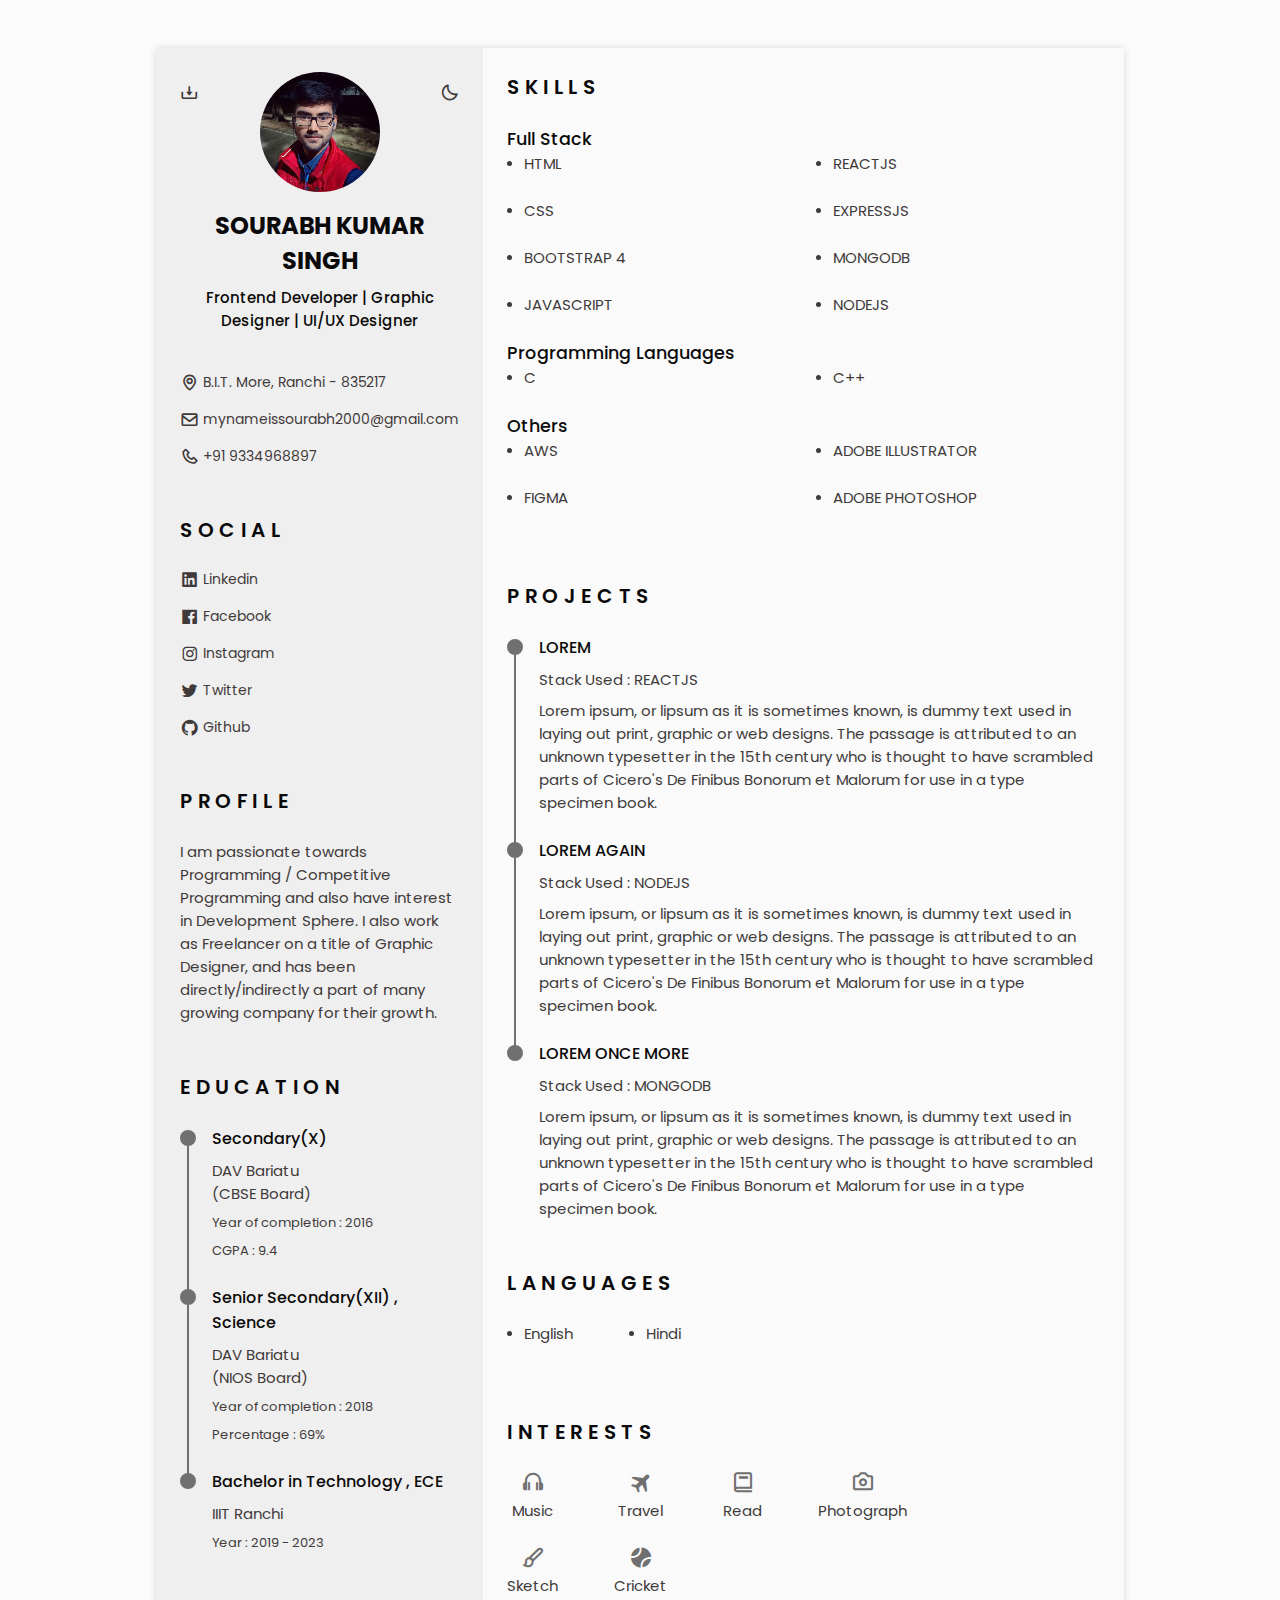
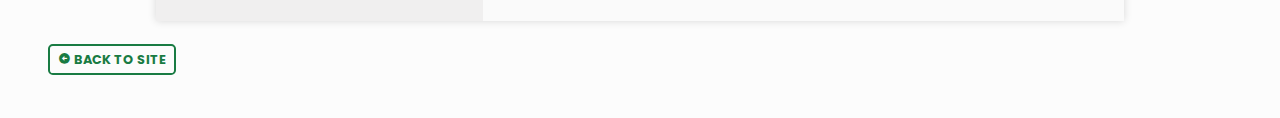
<file: cv.html>
<!DOCTYPE html>
    <html lang="en">
    <head>
        <meta charset="UTF-8">
        <meta name="viewport" content="width=device-width, initial-scale=1.0">

        <!--========== BOX ICONS ==========-->
        <link rel="stylesheet"
  href="https://cdn.jsdelivr.net/npm/boxicons@latest/css/boxicons.min.css">

        <!--========== CSS ==========-->
        <link rel="stylesheet" href="cv.css">
        <link rel="icon" type="image/png" href="images/favicon2.png">

        <title>SKS | CV</title>
    </head>
    <body > 
        <!--========== HEADER ==========-->
        <header class="l-header" id="header">
            <nav class="nav bd-container">
                <a class="nav_logo" href="#">SOURABH</a>
               
              
                <div class="nav_menu" id="nav-menu">
                  <ul class="nav_list">
                    <li class="nav_item">
                      <a class="nav_link active-link" href="#home">
                        <i class='bx bx-home nav_icon' ></i>Home
                      </a>
                    </li>
                    <li class="nav_item">
                        <a class="nav_link" href="#profile">
                            <i class='bx bx-user nav_icon' ></i>Profile
                        </a>
                      </li>
                      <li class="nav_item">
                        <a class="nav_link" href="#education">
                            <i class='bx bx-book nav_icon' ></i>Education
                        </a>
                      </li>
                      <li class="nav_item">
                        <a class="nav_link" href="#skills">
                            <i class='bx bx-receipt nav_icon' ></i>Skills
                        </a>
                      </li>
                      <li class="nav_item">
                        <a class="nav_link" href="#experience">
                            <i class='bx bx-briefcase-alt nav_icon' ></i>Projects
                        </a>
                      </li>
                      <!-- <li class="nav_item">
                        <a class="nav_link" href="#certificate">
                            <i class='bx bx-award nav_icon' ></i>Certificates
                        </a> -->
                      </li>
                      <!-- <li class="nav_item">
                        <a class="nav_link" href="#interests">
                            <i class='bx bx-link-external nav_icon' ></i>Interests
                        </a>
                      </li> -->
                  </ul>
                  </div>
                  <div class="nav_toggle" id="nav-toggle">
                    <i class='bx bx-grid-alt ' ></i>
                  </div>
              </nav>
            
        </header>

        <main class="l-main bd-container">
            <!-- All elements within this div, is generated in PDF -->
            <div class="resume" id="area-cv">
                <div class="resume__left">
                
                    <!--========== HOME ==========-->
                    <section class="home" id="home">
                      <div class="home_container section bd-grid">
                        <div class="home_data  bd-grid">
                          <img src="./images/selfie.PNG" alt="" srcset="" class="home_img">
                          <h1 class="home_title"> <b>SOURABH KUMAR SINGH</b></h1>
                          <h3 class="home_profession">Frontend Developer | Graphic Designer | UI/UX Designer</h3>
                          <div>
                            <!-- dowload pdf for mobile -->
                            <a download="myResume.pdf" href="myResume.pdf"  class="home_button-movil">Download</a>
                            
                          </div>
                        </div>
                            <div class="home_address bd-grid">
                              <span class="home_information">
                                <i class="bx bx-map home_icon"></i> B.I.T. More, Ranchi - 835217
                                
                              </span>
                              <span class="home_information">
                                <i class="bx bx-envelope home_icon"></i> mynameissourabh2000@gmail.com
                              </span>
                              <span class="home_information">
                                <i class="bx bx-phone home_icon"></i>+91 9334968897
                              </span>
  
                            </div>
  
                      </div>
                       <!-- Theme change button -->
                        
                       <i class="bx bx-moon change-theme" title="Theme" id="theme-button"></i>
    
                       <!-- Button to generate and download the pdf. Available for desktop. -->
                       <i class="bx bx-download generate-pdf" title="Generate PDF" id="resume-button"></i>
                      </section>  

                      <!--========== SOCIAL ==========-->
                    <section class="social section">
                      
                      <h2 class="section-title p">SOCIAL</h2>

                      <div class="social_container bd-grid">
                        <a href="https://www.linkedin.com/in/sourabh-kumar-singh-856692193/" target="_blank" class="social_link">
                         
                          <i class="bx bxl-linkedin-square social_icon"></i>Linkedin
                        </a>
                        <a href="https://www.facebook.com/sourabh.kumarsingh.583/" target="_blank"class="social_link">
                         
                          <i class="bx bxl-facebook-square social_icon"></i>Facebook
                        </a>
                        <a href="https://www.instagram.com/i_m_sourya321/" target="_blank" class="social_link">
                          <i class="bx bxl-instagram social_icon"></i>Instagram
                        </a>
                        <a href="#" target="_blank" class="social_link">
                          <i class="bx bxl-twitter social_icon"></i>Twitter
                        </a>
                        <a href="https://github.com/imsourabh321" target="_blank" class="social_link">
                          <i class="bx bxl-github social_icon"></i>Github
                        </a>
                        
                      </div>
                    </section>

                    <!--========== PROFILE ==========-->
                    <section class="profile section" id="profile">
                      <h2 class="section-title p">Profile</h2>
                      <p class="profile_description ">I am passionate towards Programming / Competitive Programming and also have interest in Development Sphere.
                        I also work as Freelancer on a title of Graphic Designer, and has been directly/indirectly a part of many growing company for their growth. </p>
                        
                    </section>
                    
                    <!--========== EDUCATION ==========-->
                    <section class="education section" id="education">
                      <h2 class="section-title p">Education</h2>
                      <div class="education_container bd-grid">
                        <div class="education_content">
                          <div class="education_time">
                            <span class="education_rounder"></span>
                            <span class="education_line"></span>
                          </div>
                          <div class="education_data bd-grid">
                            <h3 class="education_title">Secondary(X) </h3>
                            <span class="education_studies">DAV Bariatu<br>(CBSE Board)</span>
                            <span class="education_year">Year of completion : 2016</span>
                            <span class="education_year">CGPA : 9.4</span>
                          </div>

                        </div>
                        <div class="education_content">
                          <div class="education_time">
                            <span class="education_rounder"></span>
                            <span class="education_line"></span>
                          </div>
                          <div class="education_data bd-grid">
                            <h3 class="education_title">Senior Secondary(XII) , Science </h3>
                            <span class="education_studies">DAV Bariatu<br>(NIOS Board)</span>
                            <span class="education_year">Year of completion : 2018</span>
                            <span class="education_year">Percentage : 69%</span>
                          </div>

                        </div>
                        <div class="education_content">
                          <div class="education_time">
                            <span class="education_rounder"></span>
                            <!-- <span class="education_line"></span> -->
                          </div>
                          <div class="education_data bd-grid">
                            <h3 class="education_title">Bachelor in Technology , ECE </h3>
                            <span class="education_studies">IIIT Ranchi</span>
                            <span class="education_year">Year : 2019 - 2023</span>
                            <!-- <span class="education_year">CGPA : 7.7</span> -->
                          </div>

                        </div>
                      </div>
                        
                    </section>
                    <!-- ending of left resume side -->
                </div>

                <div class="resume__right">
                   <!--========== SKILLS  ==========-->
                   
                  <section class="skills section" id="skills">
                    <h2 class="section-title q">Skills</h2>
                    <h3>Full Stack</h3>
                    <div class="skills_content bd-grid">
                      
                      
                      <ul class="skills_data">
                      
                        <li class="skills_name ">
                          <span class="skills_circle"></span>HTML
                        </li>
                        <li class="skills_name">
                          <span class="skills_circle"></span>CSS
                        </li>
                        <li class="skills_name">
                          <span class="skills_circle"></span>BOOTSTRAP 4
                        </li>
                        <li class="skills_name">
                          <span class="skills_circle"></span>JAVASCRIPT
                        </li>
                       
                      </ul>
                      <ul class="skills_data">
                       
                        <li class="skills_name">
                          <span class="skills_circle"></span>REACTJS
                        </li>
                        <li class="skills_name">
                          <span class="skills_circle"></span>EXPRESSJS
                        </li>
                        <li class="skills_name">
                          <span class="skills_circle"></span>MONGODB
                        </li>
                        <li class="skills_name">
                          <span class="skills_circle"></span>NODEJS
                        </li>
                        
                      </ul>
                      </div>
                      
                      <h3>Programming Languages</h3>
                      <div class="skills_content bd-grid ">
                        
                    <ul class="skills_data">
                        
                      <li class="skills_name">
                        <span class="skills_circle"></span>C
                      </li>
                      <!-- <li class="skills_name">
                        <span class="skills_circle"></span>C++
                      </li> -->
                    </ul>
                      <ul class="skills_data">
                      <li class="skills_name">
                        <span class="skills_circle"></span>C++
                      </li>
                    </ul>
                  </div>
                  <h3>Others</h3>
                  <div class="skills_content bd-grid">
                   
                    <ul class="skills_data">
                      
                    <li class="skills_name">
                      <span class="skills_circle"></span>AWS
                    </li>
                    <li class="skills_name">
                      <span class="skills_circle"></span>FIGMA
                    </li>
                  </ul>
                    <ul class="skills_data"> <li class="skills_name">
                      <span class="skills_circle"></span>ADOBE ILLUSTRATOR
                    </li>
                    <li class="skills_name">
                      <span class="skills_circle"></span>ADOBE PHOTOSHOP
                    </li></ul>
                   
                  
                  </div>
                   
                  </section>

              
                   
                    <!--========== EXPERIENCE ==========-->
                    <section class="experience section" id="experience">
                      <h2 class="section-title q">Projects</h2>
                        <div class="experience_container bd-grid">
                          <div class="experience_content">
                            <div class="experience_time">
                              <span class="experience_rounder"></span>
                              <span class="experience_line"></span>
                            </div>
                            <div class="experience_data bd-grid">
                              <h3 class="experience_title">LOREM</h3>
                              <span class="experience_comapny">Stack Used : REACTJS </span>
                              <p class="experience_description ">Lorem ipsum, or lipsum as it is sometimes known, is dummy text used in laying out print, graphic or web designs. The passage is attributed to an unknown typesetter in the 15th century who is thought to have scrambled parts of Cicero's De Finibus Bonorum et Malorum for use in a type specimen book.</p>
                            </div>
                          </div>
                          <div class="experience_content">
                            <div class="experience_time">
                              <span class="experience_rounder"></span>
                              <span class="experience_line"></span>
                            </div>
                            <div class="experience_data bd-grid">
                              <h3 class="experience_title">LOREM AGAIN</h3>
                              <span class="experience_comapny">Stack Used : NODEJS</span>
                              <p class="experience_description ">Lorem ipsum, or lipsum as it is sometimes known, is dummy text used in laying out print, graphic or web designs. The passage is attributed to an unknown typesetter in the 15th century who is thought to have scrambled parts of Cicero's De Finibus Bonorum et Malorum for use in a type specimen book.</p>
                            </div>
                          </div>
                          <div class="experience_content">
                            <div class="experience_time">
                              <span class="experience_rounder"></span>
                              <!-- <span class="experience_line"></span> -->
                            </div>
                            <div class="experience_data bd-grid">
                              <h3 class="experience_title">LOREM ONCE MORE</h3>
                              <span class="experience_comapny">Stack Used : MONGODB</span>
                              <p class="experience_description ">Lorem ipsum, or lipsum as it is sometimes known, is dummy text used in laying out print, graphic or web designs. The passage is attributed to an unknown typesetter in the 15th century who is thought to have scrambled parts of Cicero's De Finibus Bonorum et Malorum for use in a type specimen book.</p>
                            </div>
                          </div>
                          <!-- <div class="experience_content">
                            <div class="experience_time">
                              <span class="experience_rounder"></span> -->
                              <!-- <span class="experience_line"></span> -->
                            <!-- </div>
                            <div class="experience_data bd-grid">
                              <h3 class="experience_title">Mobile APP</h3>
                              <span class="experience_comapny">From 2022-2027 | APP Tech </span>
                              <p class="experience_description ">Lorem ipsum dolor sit amet consectetur adipisicing elit. Voluptatibus impedit laborum sed provident fugiat cum maxime iusto exercitationem quo. Pariatur soluta neque repellendus assumenda quis rerum, aliquam id sunt architecto?</p>
                            </div>
                          </div> -->
                        </div>
                    </section>

                    <!--========== CERTIFICATES ==========-->
                    <!-- <section class="certificate section" id="certificates">
                      <h2 class="section-title">Certificates</h2>
                      <div class="certificate_container bd-grid">
                        <div class="certificate_content">
                          <h3 class="certificate_title ">Lorem, ipsum dolor sit amet consectetur adipisicing elit. Placeat voluptas voluptatibus eius, architecto laudantium dolor hic quis nihil excepturi esse aspernatur ex quisquam tenetur nemo cupiditate qui rerum enim repudiandae.</h3>
                          <p class="certificate_description ">Lorem ipsum dolor, sit amet consectetur adipisicing elit. Culpa quo labore blanditiis aperiam earum iste inventore facilis accusamus perspiciatis in adipisci maiores quas, quam animi alias veritatis velit voluptas asperiores.</p>
                        </div>
                        <div class="certificate_content">
                          <h3 class="certificate_title description">Lorem, ipsum dolor sit amet consectetur adipisicing elit. Placeat voluptas voluptatibus eius, architecto laudantium dolor hic quis nihil excepturi esse aspernatur ex quisquam tenetur nemo cupiditate qui rerum enim repudiandae.</h3>
                          <p class="certificate_description ">Lorem ipsum dolor, sit amet consectetur adipisicing elit. Culpa quo labore blanditiis aperiam earum iste inventore facilis accusamus perspiciatis in adipisci maiores quas, quam animi alias veritatis velit voluptas asperiores.</p>
                        </div>
                        <div class="certificate_content">
                          <h3 class="certificate_title description">Lorem, ipsum dolor sit amet consectetur adipisicing elit. Placeat voluptas voluptatibus eius, architecto laudantium dolor hic quis nihil excepturi esse aspernatur ex quisquam tenetur nemo cupiditate qui rerum enim repudiandae.</h3>
                          <p class="certificate_description ">Lorem ipsum dolor, sit amet consectetur adipisicing elit. Culpa quo labore blanditiis aperiam earum iste inventore facilis accusamus perspiciatis in adipisci maiores quas, quam animi alias veritatis velit voluptas asperiores.</p>
                        </div>
                      </div>
                        
                    </section> -->

                    <!--========== REFERENCES ==========-->
                    <!-- <section class="references section" id="references">
                      <h2 class="section-title">References</h2>
                      <div class="references_container bd-grid">
                        <div class="references_content bd-grid">
                          <span class="references_subtitle">Sr.Director</span>
                          <h3 class="references_title">Mr.clay Doe</h3>
                          <ul class="references_contact">
                            <li>Phone: 999-777-666</li>
                            <li>Email:username@gmail.com</li>
                          </ul>
                        </div>
                      
                      
                        <div class="references_content bd-grid">
                          <span class="references_subtitle">Sr.Director</span>
                          <h3 class="references_title">Mr.clay Doe</h3>
                          <ul class="references_contact">
                            <li>Phone: 999-777-666</li>
                            <li>Email:username@gmail.com</li>
                          </ul>
                        </div>
                      </div>
                      
                        
                    </section> -->

                     <!--========== LANGUAGES ==========-->
                   <section class="languages section" id="languages">
                    <h2 class="section-title q">Languages</h2>
                    <div class="languages_container">
                      <ul class="languages_content bd-grid">
                        <li class="languages_name">
                          <span class="languages_circle"></span>English
                        </li>
                        <li class="languages_name">
                          <span class="languages_circle"></span>Hindi
                        </li>
                      </ul>
                    </div>
                      
                  </section>
                    <!--========== INTERESTS ==========-->
                    <section class="interests section"id="interests">
                      <h2 class="section-title q">Interests</h2>  
                      <div class="interests_container bd-grid">
                        <div class="interests_content">
                          <i class="bx bx-headphone interests_icon"></i>
                          <span class="interests_name">Music</span>
                        </div>
                        <div class="interests_content">
                          <i class="bx bxs-plane-alt interests_icon"></i>
                          <span class="interests_name">Travel</span>
                        </div>
                        <div class="interests_content">
                          <i class="bx bx-book interests_icon"></i>
                          <span class="interests_name">Read</span>
                        </div>
                        <div class="interests_content">
                          
                          <i class="bx bx-camera interests_icon"></i>
                          <span class="interests_name">Photograph</span>
                        </div>
                        <div class="interests_content">
                          
                          <i class="bx bx-paint interests_icon"></i>
                          <span class="interests_name">Sketch</span>
                        </div>
                        <div class="interests_content">
                          
                          <i class="bx bxs-tennis-ball interests_icon"></i>
                          <span class="interests_name">Cricket</span>
                        </div>
                        
                      </div>

                    </section>
                </div>
            </div>    
        </main>
        <a class="back" href="index.html"><i class='bx bxs-left-arrow-circle'></i> BACK TO SITE</a>    

        <!--========== SCROLL TOP ==========-->
        <a href="#" class="scrolltop" id="scroll-top">
          <i class="bx bx-up-arrow-alt scrolltop_icon"></i> 
        </a>

        <!--========== HTML2PDF ==========-->
        <script src="html2pdf.bundle.min.js"></script>

        <!--========== MAIN JS ==========-->
        <script src="cv.js"></script>
    </body>
</html>
</file>
<file: cv.css>
/*===== GOOGLE FONTS =====*/
@import url('https://fonts.googleapis.com/css2?family=Poppins:wght@400;500;600&display=swap');

/*===== VARIABLES CSS =====*/
:root {
  --header-height: 3rem;
  
  /*========== Colors ==========*/
  --title-color: #0B0A0A;
  --text-color: #403A3A;
  --text-color-light: #707070;
  --container-color: #FAFAFA;
  --container-color-alt: #F0EFEF;
  --body-color: #FCFCFC;

  /*========== Font and typography ==========*/
  --body-font: 'Poppins', sans-serif;
  --h1-font-size: 1.5rem;
  --h2-font-size: 1.25rem;
  --h3-font-size: 1rem;
  --normal-font-size: .938rem;
  --small-font-size: .875rem;
  --smaller-font-size: .813rem;

  /*========== Font weight ==========*/
  --font-medium: 500;
  --font-semi-bold: 600;

  /*========== Margenes ==========*/
  --mb-1: .5rem;
  --mb-2: 1rem;
  --mb-3: 1.5rem;

  /*========== z index ==========*/
  --z-tooltip: 10;
  --z-fixed: 100;
}

/*========== BASE ==========*/
*,::before,::after{
    box-sizing: border-box;
  }
  html{
    scroll-behavior: smooth;
  }

/*========== Variables Dark theme ==========*/
body.dark-theme{
    --title-color: #F2F2F2;
  --text-color: #BFBFBF;
  
  --container-color: #212121;
  --container-color-alt: #181616;
  --body-color: #2B2B2B;
}

/*========== Button Dark/Light ==========*/

.change-theme{

    position:absolute;
    right: 0;
    top:2.2rem;
    display: flex;
    color:var(--text-color);
    font-size: 1.2rem;
    cursor: pointer;
}
.change-theme:hover{
    color: var(--title-color);
}

/*========== Font size variables to scale cv ==========*/

body.scale-cv{

    --h1-font-size: .938rem;
  --h2-font-size: .938rem;
  --h3-font-size: .875rem;
  --normal-font-size: .813rem;
  --small-font-size: .75rem;
  --smaller-font-size: .688rem;
}

/*========== Generate PDF button ==========*/

.generate-pdf{
    position: absolute;
    top: 2.2rem;
    left: 0;
    font-size: 1.2rem;
    color: var(--text-color);
    cursor: pointer;
    display: none;
}
.generate-pdf:hover{
    color: var(--title-color);
}

/*========== Classes modified to reduce size and print on A4 sheet ==========*/
.scale-cv .change-theme,
.scale-cv .generate-pdf{
    display: none;
}
.scale-cv .bd-container{
    max-width: 595px;
}
.scale-cv .section{
    padding: 1.5rem 0 .80rem;
}
.scale-cv .section-title{
    margin-bottom: .75rem;
}
.scale-cv .resume_left,
.scale-cv .resume_right{
    padding: 0 1rem ;
}
.scale-cv .home_img{
    width: 90px;
    height: 90px;
}
.scale-cv .home_container{
    gap: 1.5rem;
}
.scale-cv .home_data{
    gap: .25rem;
}
.scale-cv .home_address,
.scale-cv .social_container{
    gap: .75rem;
}
.scale-cv .home_icon,
.scale-cv .social_icon,
.scale-cv .interests_icon{
    font-size: 1rem;
}
.scale-cv .edcation_container,
.scale-cv .experience_container,
.scale-cv .certificate_container{
    gap: 1rem;
}
.scale-cv .education_time,
.scale-cv .experience_time{
    padding-right: .5rem;
}
.scale-cv .education_rounder,
.scale-cv .experience_rounder{
    width: 11px;
    height: 11px;
    margin-top: .22rem;
}
.scale-cv .education_line,
.scale-cv .experience_line{
    width: 1px;
    height: 110%;
    transform: translate(5px,0);
}
.scale-cv .education_data,
.scale-cv .experience_data{
    gap: .25rem;
}
.scale-cv .skills_name{
    margin-bottom: var(--mb-1);
}
.scale-cv .interests_container{
    column-gap: 2.5rem;
}
body{
    margin: 0 0 var(--header-height) 0;
    padding: 0;
    font-family: var(--body-font);
    font-size: var(--normal-font-size);
    background-color: var(--body-color);
    color: var(--text-color);
  }
  h1,h2,h3,ul,p{
    margin: 0;
  }
  h1,h2,h3{
    color: var(--title-color);
    font-weight: var(--font-medium);
  }
  ul{
    padding: 0;
    list-style: none;
  }
  a{
    text-decoration: none;
  }
  img{
    max-width: 100%;
    height: auto;
  }

/*========== CLASS CSS ==========*/

.section{
    padding: 1.5rem 0;
  }
  .section-title{
    font-size: var(--h2-font-size);
    color: var(--title-color);
    font-weight: var(--font-semi-bold);
    text-transform: uppercase;
    letter-spacing: .35rem;
    text-align: center;
    margin-bottom: var(--mb-3);
  }
  
/*========== LAYOUT ==========*/
.bd-container{

    max-width: 968px;
    width: calc(100% - 3rem);
    margin-left: var(--mb-3);
    margin-right: var(--mb-3);
  }
  .bd-grid{
    display: grid;
    gap: 1.5rem;
  }
  .l-header{
    width: 100%;
    position: fixed;
    bottom: 0;
    left: 0;
    z-index: var(--z-fixed);
    background-color: var(--body-color);
    box-shadow: 0 -1px 4px rgba(0,0,0,.1);
    transition: .3s;
  
  }

/*========== NAV ==========*/
.nav{

    height: var(--header-height);
    display: flex;
    justify-content: space-between;
    align-items: center;
  }
  @media screen and (max-width:968px){
    .nav_menu{
        position: fixed;
        bottom: -100%;
        left: 0;
        width: 100%;
        padding: 2rem 1.5rem;
        background-color: var(--body-color);
        box-shadow: 0 1px 4px rgba(0,0,0,.1);
        border-radius: 1rem 1rem 0 0;
        z-index: var(--z-fixed);
        transition: .3s;
    }
  }
  
  .nav_logo,
  .nav_toggle{
    color: var(--title-color);
    font-weight: var(--font-medium);
  
  }
  .nav_toggle{
    font-size: 1.2rem;
    cursor: pointer;
  } 
   .nav_item{
    text-align: center;
  }
  .nav_list{
    display: grid;
    grid-template-columns:repeat(3,1fr) ;
    gap: 2rem;
  }
  .nav_link{
    display: flex;
    flex-direction: column;
    font-size: var(--smaller-font-size);
    color: var(--text-color-light);
    font-weight: var(--font-medium);
  }
  .nav_link:hover{
  
    color: var(--title-color);
  }
  .nav_icon{
  
    font-size: 1.2rem;
    margin-bottom: var(--mb-1);
  }
  
/* Show menu */

.show-menu{
    bottom: var(--header-height);
}

/* Active menu link */
.active-link{
    color: var(--title-color);
}

/*========== HOME ==========*/
.home{
    position: relative;
}
.home_container{
    gap: 3rem;
}

.home_data{
    gap: .5rem;
    text-align: center;
}
.home_img{
    width: 120px;
    height: 120px;
    border-radius: 50%;
    justify-self: center;
    margin-bottom: var(--mb-1);
}
.home_title{
    font-size:var(--h1-font-size) ;
}
.home_profession{
    font-size: var(--normal-font-size);
    margin-bottom: var(--mb-1);
}
.home_address{
    gap: 1rem;
}
.home_information{
    display: flex;
    align-items: center;
    font-size: var(--small-font-size);
}
.home_icon{
    font-size: 1.2rem;
    margin-right: .25rem;
}
.home_button-movil{
    display: inline-block;
    border: 2px solid var(--text-color);
    color: var(--title-color);
    padding: 1rem 2rem;
    border-radius: .25rem;
    transition: .3s;
    font-weight: var(--font-medium);
    margin-top: var(--mb-3);
}
.home_button-movil:hover{

    background-color: var(--text-color);
    color: var(--container-color);
}
/*========== SOCIAL ==========*/
.social_container{
    grid-template-columns: max-content;
    gap: 1rem;
}
.social_link{
    display: inline-flex;
    align-items: center;
    font-size: var(--small-font-size);
    color: var(--text-color);
}
.social_link:hover{
    color: var(--title-color);
}
.social_icon{
    font-size: 1.2rem;
    margin-right: .25rem;
}
/*========== PROFILE ==========*/
.profile_description{
    text-align: center;
}


/*========== EDUCATION AND EXPERIENCE ==========*/
.education_content,.experience_content{
    display: flex;
}
.education_time,.experience_time{
    padding-right: 1rem;
}
.education_rounder,.experience_rounder{
    position: relative;
    display: block;
    width: 16px;
    height: 16px;
    background-color: var(--text-color-light);
    border-radius: 50%;
    margin-top: .25rem;
}
.education_line,.experience_line{
    display: block;
    width: 2px;
    height: 110%;
    background-color: var(--text-color-light);
    transform: translate(7px,0);
}
.education_data,.experience_data{
    gap:.5rem;
}
.education_title,.experience_title{
    font-size: var(--h3-font-size);
}
.edcation_studies,.experience_company{
    font-size: var(--small-font-size);
    color: var(--title-color);
}
.education_year{
    font-size: var(--smaller-font-size);
}


/*========== SKILLS AND LANGUAGES ==========*/
.skills_content,.languages_content{
    grid-template-columns: repeat(2, 1fr);
}
.languages_content{
    gap:0;
}
.skills_name,.languages_name{
    display: flex;
    align-items: center;
    margin-bottom: var(--mb-3);
}
.skills_circle,.languages_circle{
    display:inline-block;
    width: 5px;
    height: 5px;
    background-color: var(--text-color);
    border-radius: 50%;
    margin-right: .75rem;

}


/*========== CERTIFICATES ==========*/
.certificate_title{
    font-size: var(--h3-font-size);
    margin-bottom: var(--mb-1);
}

/*========== REFERENCES ==========*/
.references_content{
    gap: .25rem;
}
.references_subtitle{
    color:var(--text-color-light);
}
.references_subtitle,
.references_contact{
    font-size: var(--smaller-font-size);
}
.references_title{
    font-size: var(--h3-font-size);
}


/*========== INTERESTS ==========*/
.interests_container{
    grid-template-columns: repeat(3, 1fr);
    margin-top: var(--mb-2);
}
.interests_content{
    display: flex;
    flex-direction: column;
    align-items: center;
}
.interests_icon{

    font-size: 1.5rem;
    color: var(--text-color-light);
    margin-bottom: .25rem;
}

/* Scroll top */

.scrolltop{
    position: fixed;
    right: 1rem;
    bottom: -20%;
    display: flex;
    justify-content: center;
    align-items: center;
    padding: .3rem;
    background-color: var(--container-color-alt);
    border-radius: 4px;
    z-index: var(--z-tooltip);
    transition: .4s;
    visibility: hidden;
}
.scrolltop_icon{
    font-size: 1.2rem;
    color: var(--text-color);
}
.show-scroll{

    visibility: visible;
    bottom: 5rem;

}
/* back button */
a.back{
    padding: 0.3rem 0.5rem;
    margin: 0 3rem;
    font-size: .8rem;
    border: 2px solid rgb(25, 123, 67);
    color: rgb(25, 123, 67);
    border-radius: 0.3rem;
    font-weight: bold;
    transition: 0.5s;
}
a.back i{
    align-items: center;
    justify-content: center;
    margin-top: 2rem;
}
a.back:hover{
    background-color: rgb(8, 103, 71);
    color: white;
    margin-left: 2rem;
}

/*========== MEDIA QUERIES ==========*/
/* For small devices, menu two columns */
@media screen and (max-wudth:320px)
{
    .nav_list{
        grid-template-columns: repeat(2,1fr);
        gap: 1rem .5rem;
    }
    
}

/* Classes modified for large screen size */
@media screen and (min-width:968px){

    body{
        margin:3rem 0;
    }
    .bd-container{
        margin-left: auto;
        margin-right: auto;
    }

    .l-header,
    .scrolltop{
        display: none;
    }
    .resume{

        display: grid;
        grid-template-columns: .5fr 1fr;
        background-color: var(--container-color);
        box-shadow: 0 0 8px rgba(13,12,12,.15);
    }
     .resume__left{
        background-color: var(--container-color-alt);
    }

    .resume__left,
    .resume__right{
        padding: 0 1.5rem;
    }

    .generate-pdf{
        display: inline-block;
    }
    .section-title,
    .profile_description
    {
        text-align: initial; 
        
     } 
     .languages_container{
        text-align: center;
    }
    .home_container{
        gap: 1.5rem;
    }
    .home_button-movil{
        display: none;
    }
    .references_container{
        grid-template-columns: repeat(2, 1fr);
    }
    .languages_content{
        grid-template-columns: repeat(3,max-content);
        column-gap: 3.5rem;
    }
    .interests_container{
        grid-template-columns: repeat(4,max-content);
        column-gap: 3.5rem;
    } 
}
</file>
